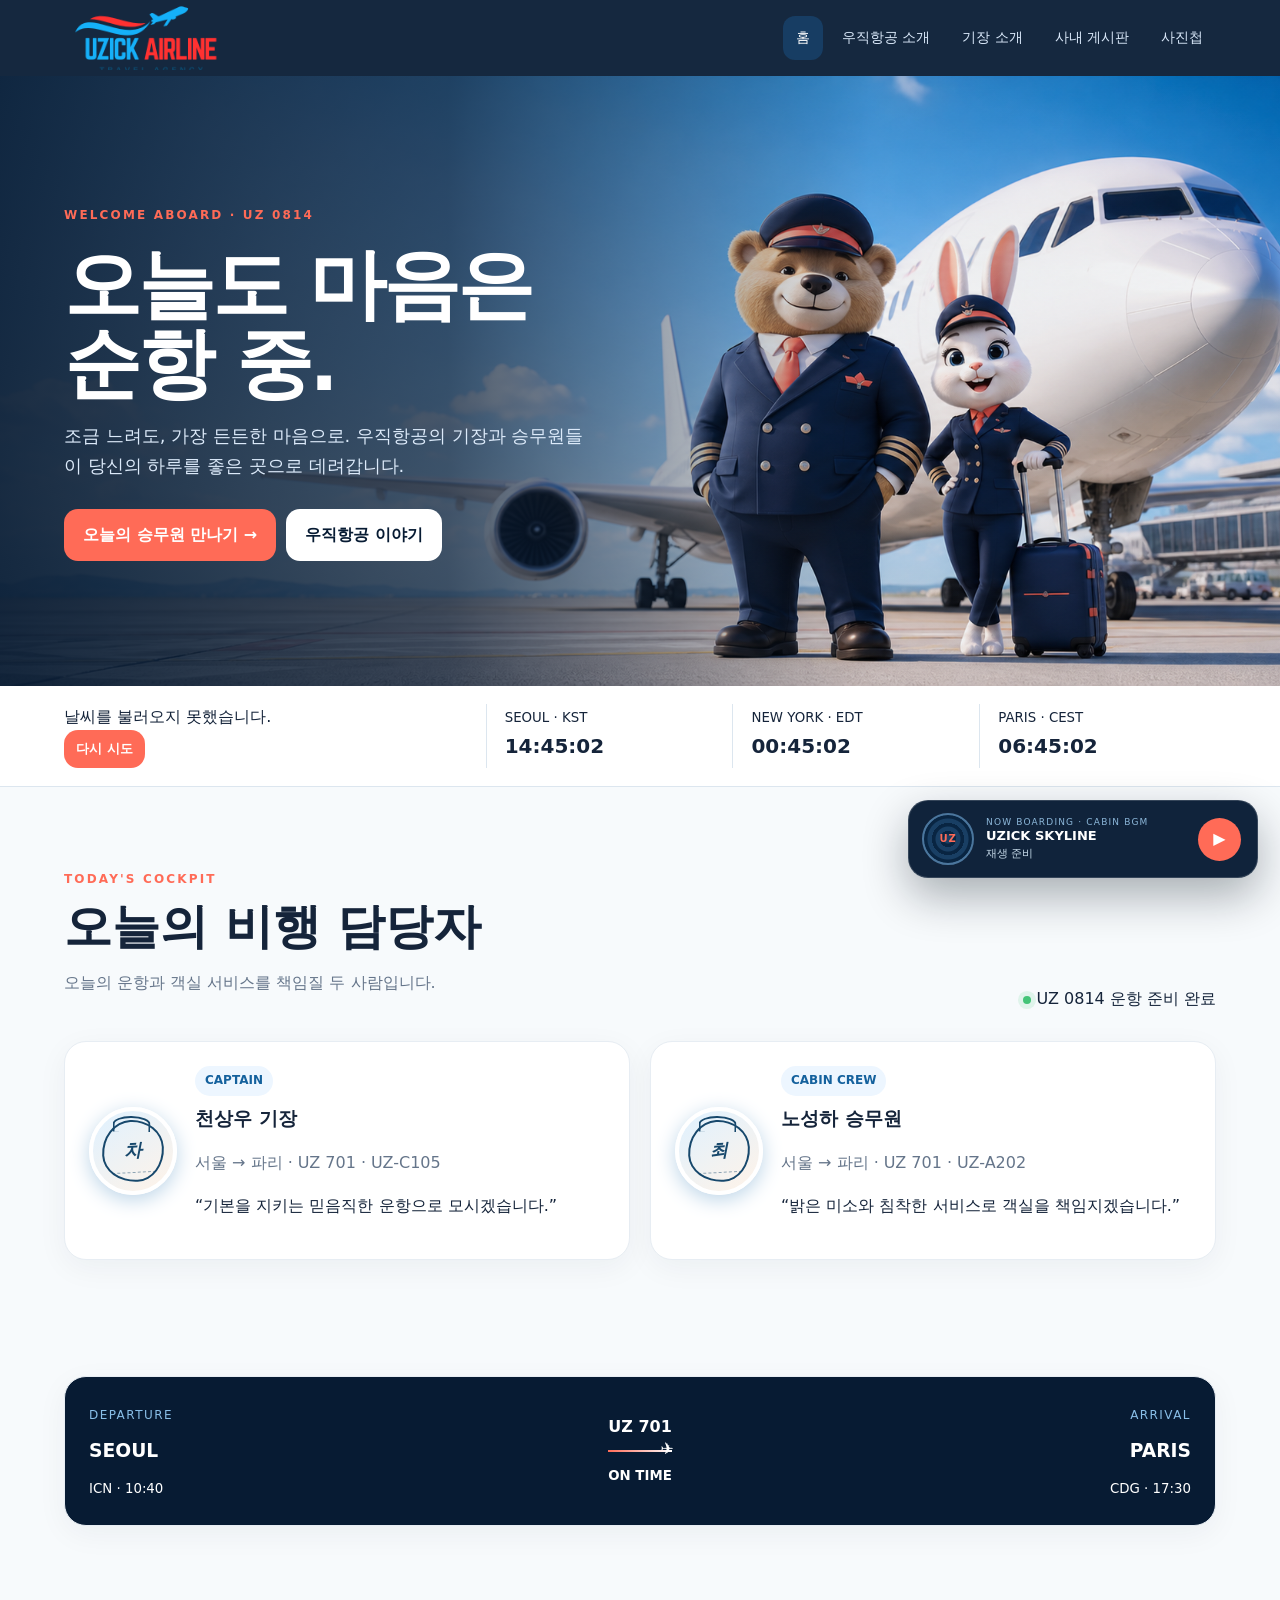
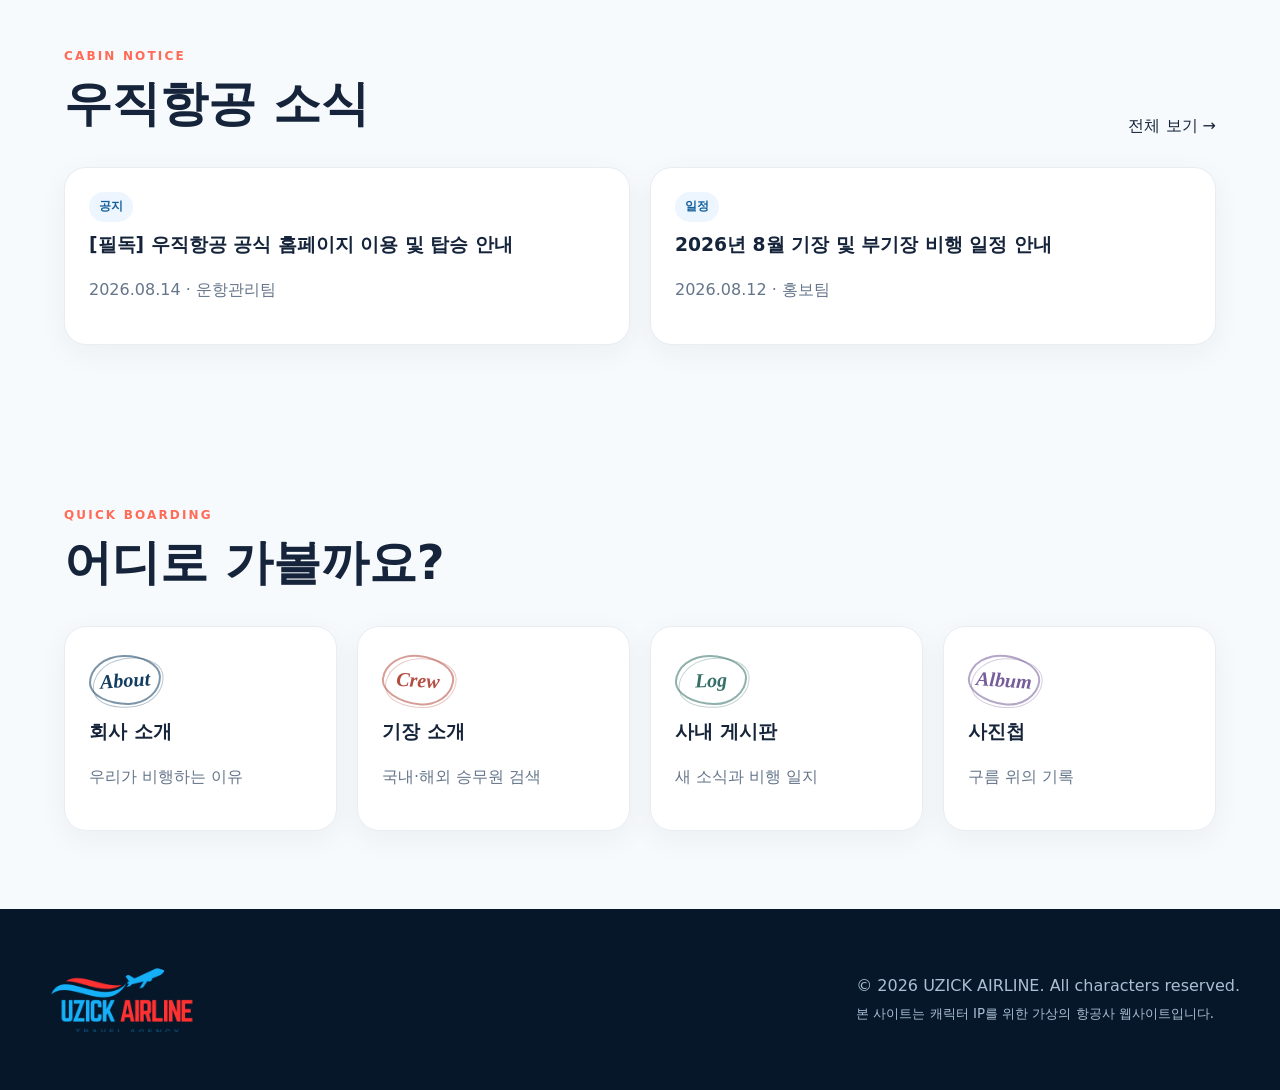
<file: index.html>
<!doctype html><html lang="ko"><head><meta charset="utf-8"><meta name="viewport" content="width=device-width,initial-scale=1"><meta name="robots" content="noindex,nofollow,noarchive,nosnippet"><meta name="description" content="오늘도 마음은 순항 중. 우직항공 캐릭터 IP 공식 홈페이지"><title>UZICK AIRLINE · 우직항공</title><link rel="stylesheet" href="assets/css/style.css"><link rel="stylesheet" href="assets/css/brand.css"><link rel="stylesheet" href="assets/css/doodle.css"></head><body><a class="skip" href="#main">본문 바로가기</a><header class="site-header"><div class="nav-wrap"><a class="brand" href="index.html" aria-label="우직항공 홈"><span class="brand-logo-frame"><img src="assets/images/uzick-airline-logo.png" alt="UZICK AIRLINE TRAVEL AGENCY"></span></a><button class="menu-btn" aria-expanded="false" aria-label="메뉴 열기">메뉴</button><nav class="nav" aria-label="주요 메뉴"><a href="index.html">홈</a><a href="about.html">우직항공 소개</a><a href="captains.html">기장 소개</a><a href="board.html">사내 게시판</a><a href="gallery.html">사진첩</a></nav></div></header><main id="main"><section class="hero"><div class="hero-inner"><span class="eyebrow">Welcome aboard · UZ 0814</span><h1>오늘도 마음은<br>순항 중.</h1><p>조금 느려도, 가장 든든한 마음으로. 우직항공의 기장과 승무원들이 당신의 하루를 좋은 곳으로 데려갑니다.</p><div class="hero-actions"><a class="btn" href="captains.html">오늘의 승무원 만나기 →</a><a class="btn secondary" href="about.html">우직항공 이야기</a></div></div></section><section class="ops-bar" aria-label="실시간 운항 정보"><div class="ops-grid"><div class="weather" id="weatherState" aria-live="polite"><span class="loading" aria-hidden="true"></span><span>서울 날씨 불러오는 중</span></div><div class="clocks"><div class="clock"><small>SEOUL · KST</small><br><strong id="clock-seoul">--:--:--</strong></div><div class="clock"><small>NEW YORK · EDT</small><br><strong id="clock-newyork">--:--:--</strong></div><div class="clock"><small>PARIS · CEST</small><br><strong id="clock-paris">--:--:--</strong></div></div></div></section><section class="section"><div class="section-head"><div><span class="eyebrow">Today's cockpit</span><h2>오늘의 비행 담당자</h2><p>오늘의 운항과 객실 서비스를 책임질 두 사람입니다.</p></div><span><i class="status-dot"></i> UZ 0814 운항 준비 완료</span></div><div class="grid two"><article class="card crew-card"><div class="avatar" aria-hidden="true"><span id="todayCaptainMark" class="doodle-person">차</span></div><div><span class="badge">CAPTAIN</span><h3 id="todayCaptainName">차선우 기장</h3><p id="todayCaptainMeta" class="muted">서울 → 파리 · UZ 701 · UZ-C108</p><p id="todayCaptainLine">“안전하고 편안한 운항으로 목적지까지 함께하겠습니다.”</p></div></article><article class="card crew-card"><div class="avatar" aria-hidden="true"><span id="todayCabinMark" class="doodle-person">최</span></div><div><span class="badge">CABIN CREW</span><h3 id="todayCabinName">최은솔 승무원</h3><p id="todayCabinMeta" class="muted">서울 → 파리 · UZ 701 · UZ-A201</p><p id="todayCabinLine">“세심한 객실 서비스로 편안한 비행을 준비하겠습니다.”</p></div></article></div></section><section class="section tight"><article class="card flight-board"><div class="flight-row"><div><small class="flight-code">DEPARTURE</small><h3>SEOUL</h3><small>ICN · 10:40</small></div><div class="route">UZ 701<div class="route-line"></div><small>ON TIME</small></div><div style="text-align:right"><small class="flight-code">ARRIVAL</small><h3>PARIS</h3><small>CDG · 17:30</small></div></div></article></section><section class="section"><div class="section-head"><div><span class="eyebrow">Cabin notice</span><h2>우직항공 소식</h2></div><a href="board.html">전체 보기 →</a></div><div class="grid two"><article class="card"><span class="badge">공지</span><h3>[필독] 우직항공 공식 홈페이지 이용 및 탑승 안내</h3><p class="muted">2026.08.14 · 운항관리팀</p></article><article class="card"><span class="badge">일정</span><h3>2026년 8월 기장 및 부기장 비행 일정 안내</h3><p class="muted">2026.08.12 · 홍보팀</p></article></div></section><section class="section"><div class="section-head"><div><span class="eyebrow">Quick boarding</span><h2>어디로 가볼까요?</h2></div></div><div class="grid four"><a class="card quick-card" href="about.html"><span class="doodle-icon" aria-hidden="true">About</span><div><h3>회사 소개</h3><p class="muted">우리가 비행하는 이유</p></div></a><a class="card quick-card" href="captains.html"><span class="doodle-icon" aria-hidden="true">Crew</span><div><h3>기장 소개</h3><p class="muted">국내·해외 승무원 검색</p></div></a><a class="card quick-card" href="board.html"><span class="doodle-icon" aria-hidden="true">Log</span><div><h3>사내 게시판</h3><p class="muted">새 소식과 비행 일지</p></div></a><a class="card quick-card" href="gallery.html"><span class="doodle-icon" aria-hidden="true">Album</span><div><h3>사진첩</h3><p class="muted">구름 위의 기록</p></div></a></div></section></main><footer><div><a class="brand" href="index.html" aria-label="우직항공 홈"><span class="brand-logo-frame"><img src="assets/images/uzick-airline-logo.png" alt="UZICK AIRLINE TRAVEL AGENCY"></span></a><p>© 2026 UZICK AIRLINE. All characters reserved.<br><small>본 사이트는 캐릭터 IP를 위한 가상의 항공사 웹사이트입니다.</small></p></div></footer><div id="modal" class="modal" aria-hidden="true" role="dialog" aria-modal="true"><div class="modal-panel"><button class="modal-close" aria-label="닫기">×</button><div id="modalContent"></div></div></div><div class="toast" role="status"></div><script src="assets/js/common.js?v=20260818-2"></script><script src="assets/js/home.js"></script></body></html>
</file>
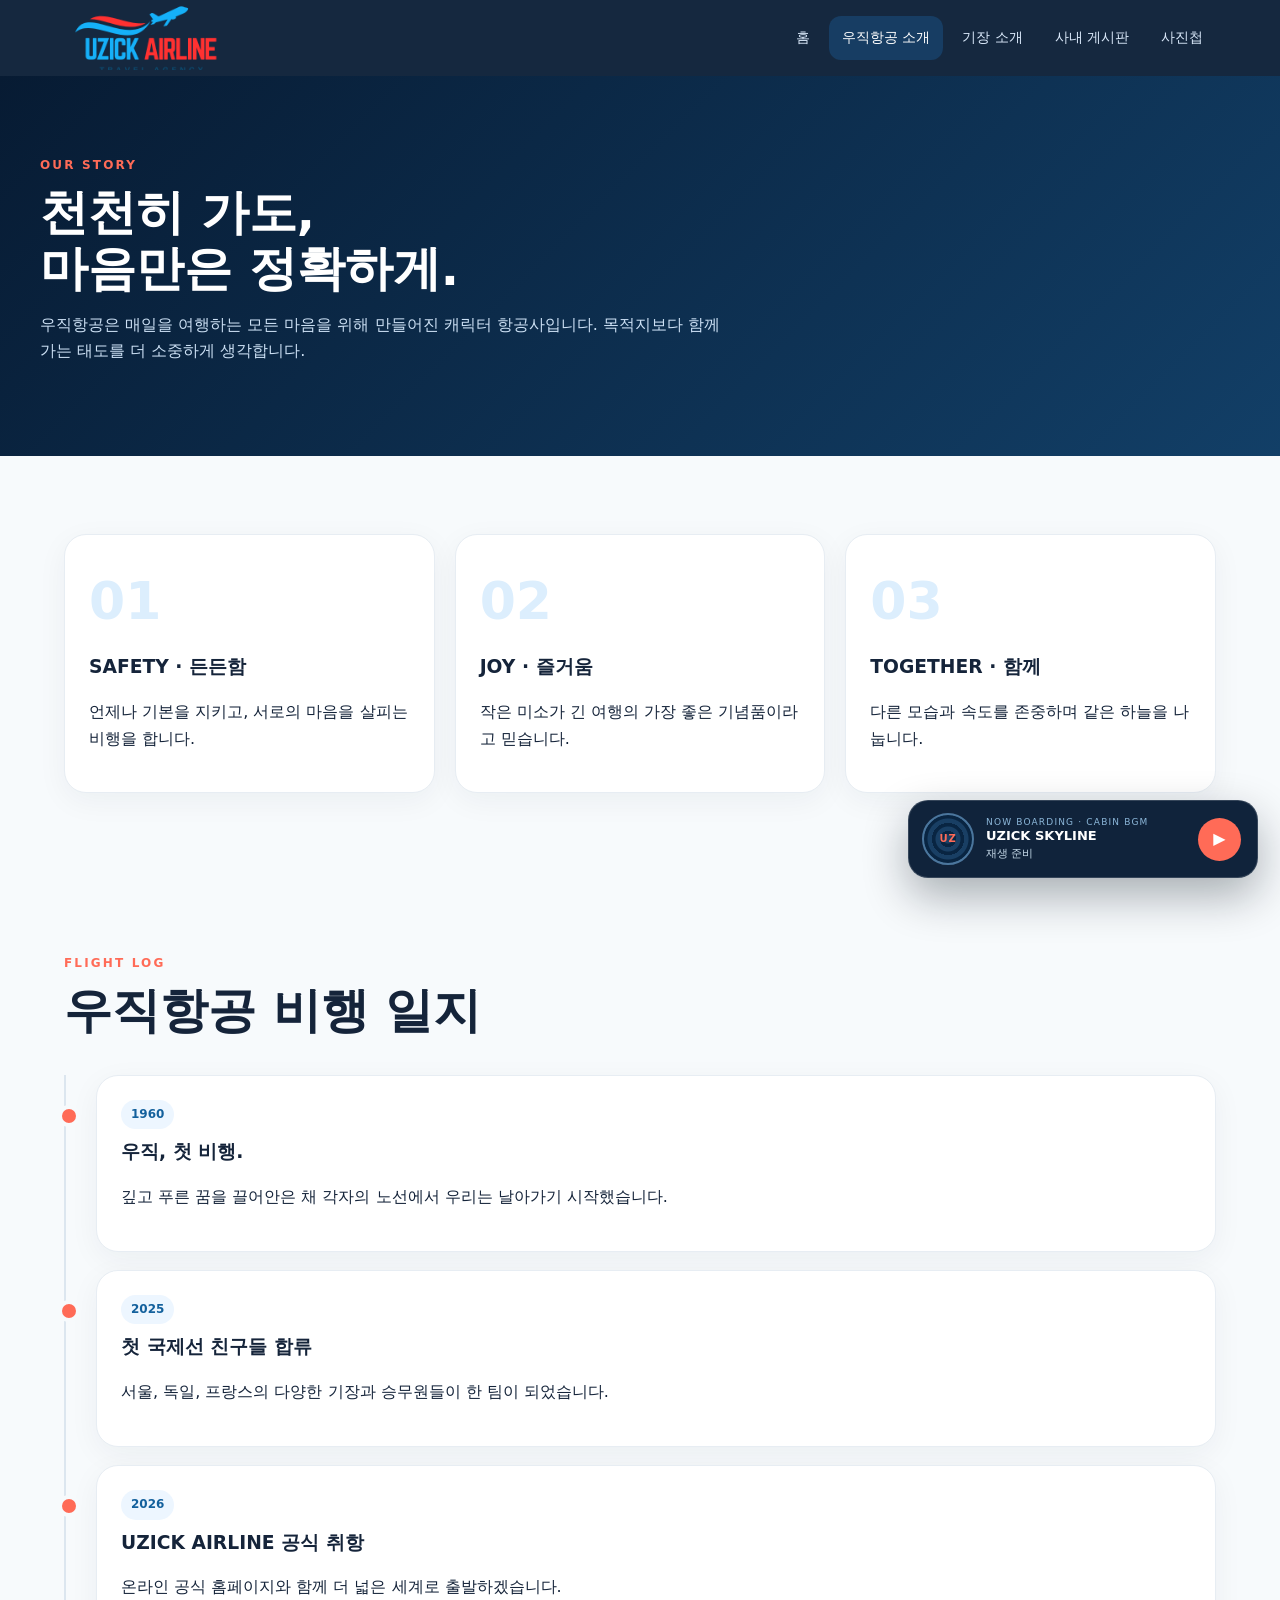
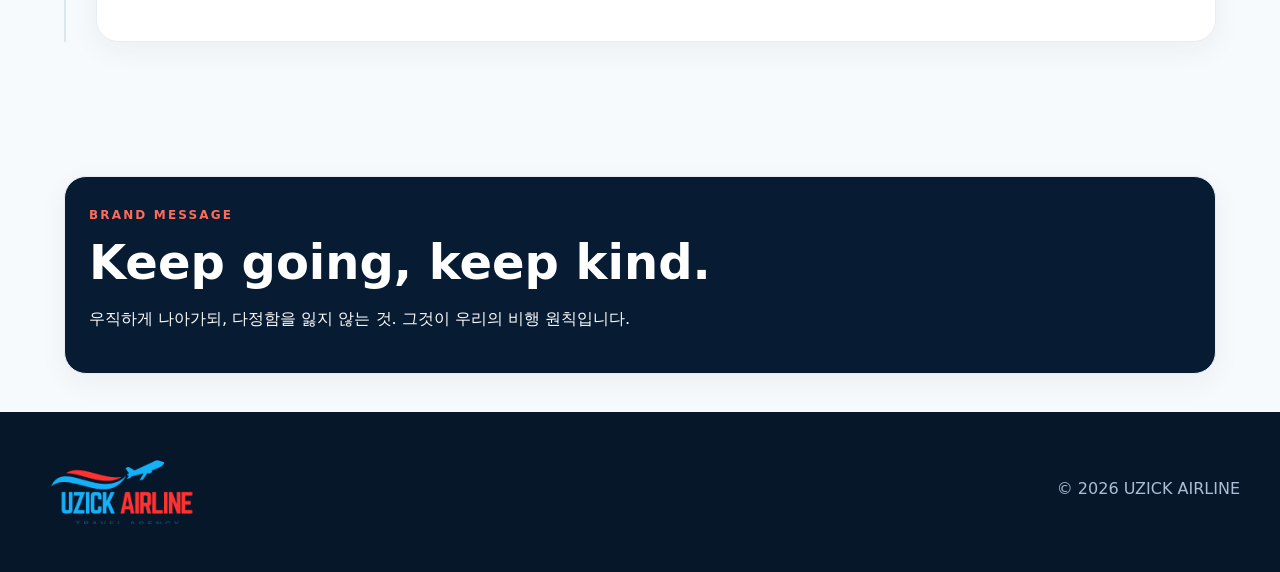
<file: about.html>
<!doctype html><html lang="ko"><head><meta charset="utf-8"><meta name="viewport" content="width=device-width,initial-scale=1"><meta name="robots" content="noindex,nofollow,noarchive,nosnippet"><title>우직항공 소개 · UZICK AIRLINE</title><link rel="stylesheet" href="assets/css/style.css"><link rel="stylesheet" href="assets/css/brand.css"></head><body><a class="skip" href="#main">본문 바로가기</a><header class="site-header"><div class="nav-wrap"><a class="brand" href="index.html" aria-label="우직항공 홈"><span class="brand-logo-frame"><img src="assets/images/uzick-airline-logo.png" alt="UZICK AIRLINE TRAVEL AGENCY"></span></a><button class="menu-btn" aria-expanded="false">메뉴</button><nav class="nav"><a href="index.html">홈</a><a href="about.html">우직항공 소개</a><a href="captains.html">기장 소개</a><a href="board.html">사내 게시판</a><a href="gallery.html">사진첩</a></nav></div></header><main id="main"><section class="page-hero"><div><span class="eyebrow">Our story</span><h1>천천히 가도,<br>마음만은 정확하게.</h1><p>우직항공은 매일을 여행하는 모든 마음을 위해 만들어진 캐릭터 항공사입니다. 목적지보다 함께 가는 태도를 더 소중하게 생각합니다.</p></div></section><section class="section"><div class="grid three"><article class="card"><span class="feature-number">01</span><h3>SAFETY · 든든함</h3><p>언제나 기본을 지키고, 서로의 마음을 살피는 비행을 합니다.</p></article><article class="card"><span class="feature-number">02</span><h3>JOY · 즐거움</h3><p>작은 미소가 긴 여행의 가장 좋은 기념품이라고 믿습니다.</p></article><article class="card"><span class="feature-number">03</span><h3>TOGETHER · 함께</h3><p>다른 모습과 속도를 존중하며 같은 하늘을 나눕니다.</p></article></div></section><section class="section"><div class="section-head"><div><span class="eyebrow">Flight log</span><h2>우직항공 비행 일지</h2></div></div><div class="timeline"><article class="card"><span class="badge">1960</span><h3>우직, 첫 비행.</h3><p>깊고 푸른 꿈을 끌어안은 채 각자의 노선에서 우리는 날아가기 시작했습니다.</p></article><article class="card"><span class="badge">2025</span><h3>첫 국제선 친구들 합류</h3><p>서울, 독일, 프랑스의 다양한 기장과 승무원들이 한 팀이 되었습니다.</p></article><article class="card"><span class="badge">2026</span><h3>UZICK AIRLINE 공식 취항</h3><p>온라인 공식 홈페이지와 함께 더 넓은 세계로 출발하겠습니다.</p></article></div></section><section class="section tight"><div class="card flight-board"><span class="eyebrow">Brand message</span><h2>Keep going, keep kind.</h2><p>우직하게 나아가되, 다정함을 잃지 않는 것. 그것이 우리의 비행 원칙입니다.</p></div></section></main><footer><div><a class="brand" href="index.html" aria-label="우직항공 홈"><span class="brand-logo-frame"><img src="assets/images/uzick-airline-logo.png" alt="UZICK AIRLINE TRAVEL AGENCY"></span></a><p>© 2026 UZICK AIRLINE</p></div></footer><script src="assets/js/common.js?v=20260818-2"></script></body></html>
</file>
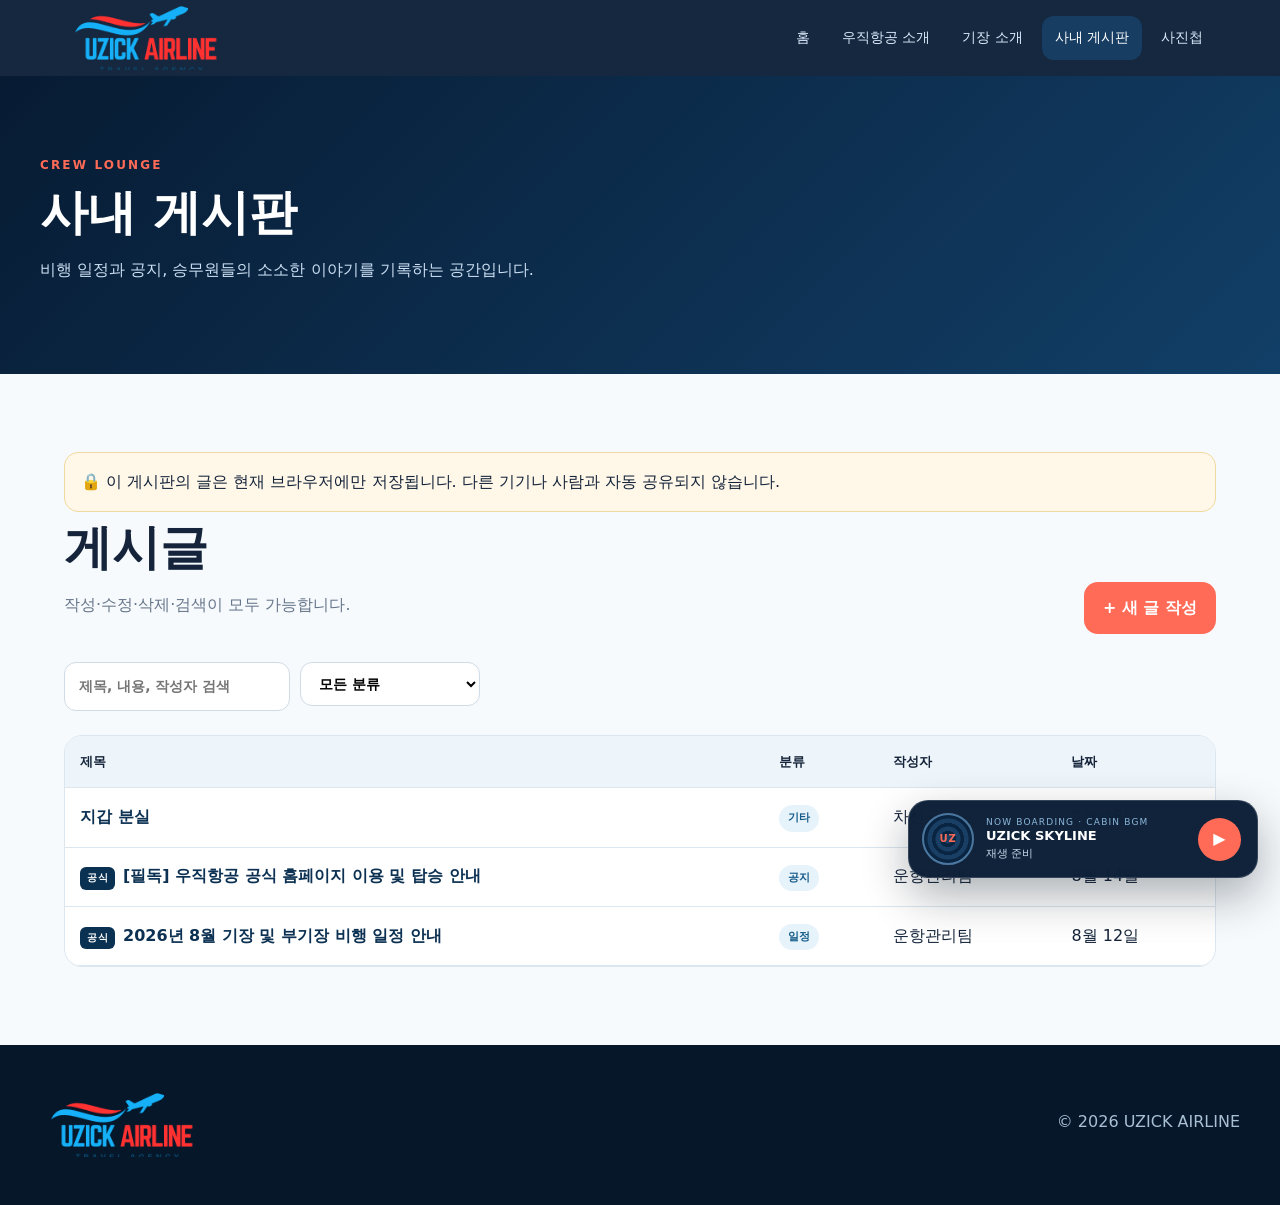
<file: board.html>
<!doctype html><html lang="ko"><head><meta charset="utf-8"><meta name="viewport" content="width=device-width,initial-scale=1"><meta name="robots" content="noindex,nofollow,noarchive,nosnippet"><title>사내 게시판 · UZICK AIRLINE</title><link rel="stylesheet" href="assets/css/style.css"><link rel="stylesheet" href="assets/css/brand.css"><link rel="stylesheet" href="assets/css/board.css"></head><body><a class="skip" href="#main">본문 바로가기</a><header class="site-header"><div class="nav-wrap"><a class="brand" href="index.html" aria-label="우직항공 홈"><span class="brand-logo-frame"><img src="assets/images/uzick-airline-logo.png" alt="UZICK AIRLINE TRAVEL AGENCY"></span></a><button class="menu-btn" aria-expanded="false">메뉴</button><nav class="nav"><a href="index.html">홈</a><a href="about.html">우직항공 소개</a><a href="captains.html">기장 소개</a><a href="board.html">사내 게시판</a><a href="gallery.html">사진첩</a></nav></div></header><main id="main"><section class="page-hero"><div><span class="eyebrow">Crew lounge</span><h1>사내 게시판</h1><p>비행 일정과 공지, 승무원들의 소소한 이야기를 기록하는 공간입니다.</p></div></section><section class="section"><div class="notice">🔒 이 게시판의 글은 현재 브라우저에만 저장됩니다. 다른 기기나 사람과 자동 공유되지 않습니다.</div><div class="section-head"><div><h2>게시글</h2><p>작성·수정·삭제·검색이 모두 가능합니다.</p></div><button id="newPost" class="btn">+ 새 글 작성</button></div><div class="toolbar"><label><span class="skip">검색</span><input id="boardSearch" class="field" type="search" placeholder="제목, 내용, 작성자 검색"></label><label><span class="skip">분류</span><select id="boardCategory" class="field"><option value="all">모든 분류</option><option>공지</option><option>일정</option><option>자유</option><option>기타</option></select></label></div><div class="table-wrap"><table><thead><tr><th>제목</th><th>분류</th><th>작성자</th><th>날짜</th></tr></thead><tbody id="boardBody"></tbody></table></div></section></main><footer><div><a class="brand" href="index.html" aria-label="우직항공 홈"><span class="brand-logo-frame"><img src="assets/images/uzick-airline-logo.png" alt="UZICK AIRLINE TRAVEL AGENCY"></span></a><p>© 2026 UZICK AIRLINE</p></div></footer><div id="modal" class="modal" aria-hidden="true" role="dialog" aria-modal="true"><div class="modal-panel"><button class="modal-close" aria-label="닫기">×</button><div id="modalContent"></div></div></div><div class="toast" role="status"></div><script src="assets/js/common.js?v=20260818-2"></script><script src="assets/js/board.js"></script></body></html>
</file>
<file: assets/css/style.css>
:root{--navy:#071b33;--navy2:#0c2b4e;--blue:#1674c7;--sky:#eaf6ff;--coral:#ff6b57;--gold:#e9be70;--ink:#15243a;--muted:#65758a;--line:#dce6ef;--white:#fff;--shadow:0 18px 55px rgba(9,35,64,.12);--radius:22px}*{box-sizing:border-box}html{scroll-behavior:smooth}body{margin:0;font-family:Pretendard,"Noto Sans KR",system-ui,-apple-system,sans-serif;color:var(--ink);background:#f7fafc;line-height:1.65}a{color:inherit;text-decoration:none}button,input,select,textarea{font:inherit}button{cursor:pointer}.skip{position:fixed;left:12px;top:-60px;background:#fff;padding:10px 16px;z-index:1000;border-radius:9px}.skip:focus{top:12px}.site-header{position:sticky;top:0;z-index:50;background:rgba(7,27,51,.94);backdrop-filter:blur(12px);color:#fff}.nav-wrap{max-width:1200px;margin:auto;min-height:76px;padding:0 24px;display:flex;align-items:center;gap:28px}.brand{display:flex;align-items:center;gap:10px;font-weight:900;letter-spacing:.06em;white-space:nowrap}.brand-mark{width:42px;height:42px;display:grid;place-items:center;border-radius:50% 50% 50% 12%;background:var(--coral);font-size:22px;transform:rotate(-8deg)}.brand small{display:block;font-size:9px;color:#9fc9e9;letter-spacing:.22em}.nav{display:flex;gap:6px;margin-left:auto}.nav a{padding:10px 13px;border-radius:12px;color:#dbeafb;font-size:14px}.nav a:hover,.nav a:focus-visible,.nav a[aria-current=page]{background:#173d63;color:#fff}.menu-btn{display:none;margin-left:auto;border:1px solid #56718e;background:transparent;color:#fff;border-radius:10px;padding:8px 12px}.hero{min-height:610px;background:linear-gradient(90deg,rgba(7,27,51,.92) 0%,rgba(7,27,51,.72) 35%,rgba(7,27,51,.06) 68%),url('../images/brand-hero.png') center/cover;display:flex;align-items:center;color:#fff}.hero-inner{max-width:1200px;width:100%;margin:auto;padding:80px 24px}.eyebrow{display:inline-flex;gap:8px;align-items:center;text-transform:uppercase;letter-spacing:.18em;font-size:12px;font-weight:800;color:var(--coral)}.hero h1{font-size:clamp(43px,6vw,78px);line-height:1.03;margin:18px 0 18px;max-width:640px;letter-spacing:-.04em}.hero p{max-width:520px;color:#dceafa;font-size:18px}.hero-actions,.actions{display:flex;flex-wrap:wrap;gap:10px;margin-top:28px}.btn{display:inline-flex;align-items:center;justify-content:center;gap:8px;border:0;border-radius:14px;padding:13px 19px;background:var(--coral);color:#fff;font-weight:800}.btn.secondary{background:#fff;color:var(--navy)}.btn.ghost{background:transparent;color:var(--navy);border:1px solid var(--line)}.btn.danger{background:#b53232}.btn.small{padding:8px 12px;font-size:13px}.section{max-width:1200px;margin:auto;padding:78px 24px}.section.tight{padding-top:38px;padding-bottom:38px}.section-head{display:flex;align-items:end;justify-content:space-between;gap:20px;margin-bottom:28px}.section h2,.page-hero h1{font-size:clamp(30px,4vw,48px);line-height:1.15;margin:8px 0}.section-head p,.muted{color:var(--muted)}.grid{display:grid;gap:20px}.grid.two{grid-template-columns:repeat(2,1fr)}.grid.three{grid-template-columns:repeat(3,1fr)}.grid.four{grid-template-columns:repeat(4,1fr)}.card{background:#fff;border:1px solid #e7edf3;border-radius:var(--radius);padding:24px;box-shadow:0 8px 30px rgba(9,35,64,.05)}.card h3{margin:8px 0}.card:hover{box-shadow:var(--shadow)}.quick-card{min-height:180px;display:flex;flex-direction:column;justify-content:space-between}.icon{width:44px;height:44px;border-radius:14px;background:var(--sky);display:grid;place-items:center;font-size:22px}.status-dot{width:8px;height:8px;background:#43c477;border-radius:50%;display:inline-block;box-shadow:0 0 0 5px rgba(67,196,119,.13)}.ops-bar{background:#fff;border-bottom:1px solid var(--line)}.ops-grid{max-width:1200px;margin:auto;padding:18px 24px;display:grid;grid-template-columns:1.1fr 2fr;gap:20px}.weather{display:flex;align-items:center;gap:14px}.weather-temp{font-size:34px;font-weight:900}.clocks{display:grid;grid-template-columns:repeat(3,1fr);gap:10px}.clock{border-left:1px solid var(--line);padding-left:18px}.clock strong{font-variant-numeric:tabular-nums;font-size:20px}.crew-card{display:grid;grid-template-columns:88px 1fr;gap:18px;align-items:center}.avatar{width:88px;height:88px;border-radius:50%;display:grid;place-items:center;font-size:45px;background:linear-gradient(145deg,#dff1ff,#fff3e8);border:4px solid #fff;box-shadow:0 5px 20px #bdd5e8}.badge{display:inline-block;padding:5px 10px;border-radius:20px;background:#edf6ff;color:#14619d;font-size:12px;font-weight:800}.flight-board{background:var(--navy);color:#fff}.flight-row{display:grid;grid-template-columns:1fr auto 1fr;gap:16px;align-items:center}.flight-code{color:#89bfe8;font-size:12px;letter-spacing:.12em}.route{text-align:center;font-weight:800}.route-line{height:2px;background:linear-gradient(90deg,var(--coral),#fff);position:relative;margin:10px 0}.route-line:after{content:'✈';position:absolute;right:-2px;top:-14px;color:#fff}.page-hero{background:linear-gradient(135deg,var(--navy),#123f67);color:#fff;padding:75px 24px}.page-hero>div{max-width:1200px;margin:auto}.page-hero p{max-width:680px;color:#cce0f4}.feature-number{font-size:52px;font-weight:900;color:#dceefd}.timeline{border-left:2px solid var(--line);padding-left:30px}.timeline .card{position:relative;margin-bottom:18px}.timeline .card:before{content:'';position:absolute;left:-39px;top:29px;width:14px;height:14px;border-radius:50%;background:var(--coral);border:4px solid #f7fafc}.toolbar{display:flex;flex-wrap:wrap;gap:10px;margin-bottom:24px}.field{width:100%;border:1px solid #cfdbe6;background:#fff;border-radius:12px;padding:12px 14px}.toolbar .field{width:auto;flex:1;min-width:180px}.tabs{display:flex;gap:8px}.tab{border:1px solid var(--line);background:#fff;padding:10px 16px;border-radius:999px}.tab.active{background:var(--navy);color:#fff}.captain-card{padding:0;overflow:hidden}.portrait{height:200px;background:linear-gradient(145deg,#dcefff,#fff1e4);display:grid;place-items:center;font-size:95px}.captain-info{padding:20px}.captain-meta{display:flex;justify-content:space-between;gap:10px}.table-wrap{overflow-x:auto;background:#fff;border-radius:18px;border:1px solid var(--line)}table{width:100%;border-collapse:collapse;min-width:670px}th,td{text-align:left;padding:15px;border-bottom:1px solid var(--line)}th{background:#eef5fa;font-size:13px}tbody tr:hover{background:#fafcfe}.notice{background:#fff7e8;border:1px solid #f1d89e;padding:16px;border-radius:14px}.empty{text-align:center;padding:55px 20px;color:var(--muted)}.gallery{columns:3 280px;column-gap:18px}.gallery-item{break-inside:avoid;margin-bottom:18px;border:0;padding:0;background:#fff;border-radius:18px;overflow:hidden;width:100%;text-align:left;box-shadow:0 8px 25px rgba(9,35,64,.08)}.gallery-visual{height:240px;background-image:var(--img);background-size:cover;background-position:center}.gallery-item:nth-child(2n) .gallery-visual{height:330px}.gallery-caption{padding:16px}.modal{position:fixed;inset:0;z-index:100;display:none;place-items:center;padding:20px;background:rgba(3,15,29,.76)}.modal.open{display:grid}.modal-panel{position:relative;background:#fff;border-radius:22px;max-width:720px;width:100%;max-height:90vh;overflow:auto;padding:28px}.modal-close{position:absolute;right:14px;top:14px;width:40px;height:40px;border:0;border-radius:50%;background:#edf2f6;font-size:20px}.modal-image{width:100%;border-radius:15px}.form-grid{display:grid;grid-template-columns:1fr 1fr;gap:15px}.form-grid .full{grid-column:1/-1}label{font-weight:700;font-size:14px}textarea.field{min-height:160px;resize:vertical}.toast{position:fixed;right:20px;bottom:20px;z-index:200;background:var(--navy);color:#fff;padding:13px 18px;border-radius:12px;transform:translateY(100px);opacity:0;transition:.25s}.toast.show{transform:none;opacity:1}.loading{display:inline-block;width:18px;height:18px;border:2px solid #acd2ef;border-top-color:var(--blue);border-radius:50%;animation:spin .7s linear infinite}@keyframes spin{to{transform:rotate(360deg)}}footer{background:#06172a;color:#a9bfd3;padding:48px 24px}footer>div{max-width:1200px;margin:auto;display:flex;justify-content:space-between;gap:30px}footer .brand{color:#fff}:focus-visible{outline:3px solid #ffb159;outline-offset:3px}@media(max-width:800px){.menu-btn{display:block}.nav{position:absolute;left:0;right:0;top:76px;display:none;flex-direction:column;background:var(--navy);padding:12px 20px 24px}.nav.open{display:flex}.hero{min-height:660px;background-position:63% center}.hero-inner{padding-top:240px;background:linear-gradient(0deg,rgba(7,27,51,.95),transparent)}.ops-grid{grid-template-columns:1fr}.clocks{grid-template-columns:1fr 1fr 1fr}.grid.four,.grid.three{grid-template-columns:1fr 1fr}.grid.two{grid-template-columns:1fr}.section{padding:55px 20px}.section-head{align-items:start;flex-direction:column}.form-grid{grid-template-columns:1fr}footer>div{flex-direction:column}}@media(max-width:520px){.grid.four,.grid.three{grid-template-columns:1fr}.clocks{grid-template-columns:1fr}.clock{border-left:0;border-top:1px solid var(--line);padding:8px 0}.hero{min-height:620px}.hero h1{font-size:44px}.flight-row{grid-template-columns:1fr}.route{text-align:left}.route-line{max-width:180px}.nav-wrap{padding:0 18px}.brand-text{font-size:14px}}
</file>
<file: assets/css/brand.css>
.brand-logo-frame{position:relative;display:block;width:174px;height:64px;overflow:hidden;background:transparent}.brand-logo-frame img{position:absolute;width:210px;height:210px;max-width:none;left:-18px;top:-72px;object-fit:contain}.site-header .brand{padding:0}footer .brand-logo-frame{width:174px;height:64px}footer .brand-logo-frame img{left:-18px;top:-72px}@media(max-width:520px){.brand-logo-frame{width:148px;height:56px}.brand-logo-frame img{width:184px;height:184px;left:-18px;top:-63px}}
.photo-slot{position:relative;width:112px;height:112px;display:grid;place-items:center;border:2px dashed #5b8aa5;border-radius:18px;color:#426d85;font:italic 700 14px "Segoe Print","Bradley Hand",cursive;background:rgba(255,255,255,.45)}.photo-slot:before,.photo-slot:after{content:'';position:absolute;background:#7ca4b8;opacity:.5}.photo-slot:before{width:34px;height:34px;border-radius:50%;top:19px}.photo-slot:after{width:58px;height:30px;border-radius:50% 50% 15px 15px;bottom:17px}.portrait-sketch .photo-slot+small{color:#658294}.passport-photo .photo-slot{z-index:2;width:140px;height:140px}.crew-photo{width:100%;height:100%;object-fit:cover;object-position:center}.portrait-sketch .crew-photo{height:200px}.passport-photo .crew-photo{position:absolute;inset:0;z-index:2}
</file>
<file: assets/css/doodle.css>
.doodle-icon{position:relative;width:72px;height:58px;display:grid;place-items:center;background:transparent;color:#123d60;font:italic 700 20px/1.1 "Segoe Print","Bradley Hand",cursive;transform:rotate(-4deg)}.doodle-icon:before,.doodle-icon:after{content:'';position:absolute;inset:4px 0;border:2px solid currentColor;border-radius:48% 52% 45% 55%/55% 44% 56% 45%;opacity:.55;transform:rotate(3deg)}.doodle-icon:after{inset:7px -3px 1px 3px;border-width:1px;transform:rotate(-6deg);opacity:.3}.quick-card:nth-child(2) .doodle-icon{color:#b54e42;transform:rotate(3deg)}.quick-card:nth-child(3) .doodle-icon{color:#356f68;transform:rotate(-2deg)}.quick-card:nth-child(4) .doodle-icon{color:#765d99;transform:rotate(4deg)}.quick-card:hover .doodle-icon{transform:rotate(0) scale(1.06)}.doodle-person{position:relative;display:grid;place-items:center;width:62px;height:62px;border:2px solid #17486c;border-radius:48% 52% 45% 55%/55% 46% 54% 45%;color:#17486c;font:italic 800 18px "Segoe Print","Bradley Hand",cursive;transform:rotate(-3deg)}.doodle-person:before{content:'';position:absolute;width:34px;height:14px;top:-6px;border:2px solid #17486c;border-bottom:0;border-radius:50% 50% 0 0;transform:rotate(4deg)}.doodle-person:after{content:'';position:absolute;left:7px;right:7px;bottom:7px;border-bottom:1px dashed currentColor;opacity:.45}.portrait-sketch{height:200px;display:flex;flex-direction:column;align-items:center;justify-content:center;gap:8px;background:linear-gradient(145deg,#edf8fc,#fff8f0);color:#153e5d}.portrait-sketch .sketch-face{position:relative;width:112px;height:112px;display:grid;place-items:center;border:3px solid currentColor;border-radius:47% 53% 49% 51%/54% 48% 52% 46%;font:italic 800 27px "Segoe Print","Bradley Hand",cursive;transform:rotate(-3deg)}.portrait-sketch .sketch-face:before{content:'';position:absolute;width:64px;height:23px;top:-12px;border:3px solid currentColor;border-bottom:0;border-radius:50% 50% 0 0;transform:rotate(5deg)}.portrait-sketch small{font:italic 13px "Segoe Print","Bradley Hand",cursive;letter-spacing:.08em}.passport-photo .passport-sketch{position:relative;z-index:2;width:140px;height:140px;display:grid;place-items:center;border:3px solid #16486c;border-radius:48% 52% 46% 54%/54% 48% 52% 46%;color:#16486c;font:italic 800 31px "Segoe Print","Bradley Hand",cursive;transform:rotate(-2deg)}.passport-photo .passport-sketch:before{content:'';position:absolute;width:82px;height:28px;top:-13px;border:3px solid currentColor;border-bottom:0;border-radius:50% 50% 0 0;transform:rotate(5deg)}
</file>
<file: assets/css/board.css>
.board-row{cursor:pointer;transition:background .18s,transform .18s}.board-row:hover,.board-row:focus-visible{background:#eef7fd;outline:2px solid #5ca7d8;outline-offset:-2px}.board-title{font-weight:750;color:#0c3152}.official-mark{display:inline-block;margin-right:8px;padding:3px 7px;border-radius:6px;background:#0b3152;color:#fff;font-size:10px;letter-spacing:.05em}.category-pill,.official-label{display:inline-block;padding:4px 9px;border-radius:999px;background:#e7f3fb;color:#155b89;font-size:11px;font-weight:800}.official-label{margin-left:7px;background:#ffeee9;color:#b74738}.board-article header{padding-bottom:21px;border-bottom:1px solid var(--line)}.board-article h2{margin:13px 0 8px;font-size:clamp(24px,4vw,36px);line-height:1.3;color:#0a2948}.article-meta{display:flex;flex-wrap:wrap;gap:10px 18px;margin:0;color:var(--muted);font-size:13px}.article-content{padding:28px 3px;min-height:210px;line-height:1.9;color:#24364b}.board-article footer{padding:13px 0;border-top:1px solid var(--line);color:#8a9bad;font-size:10px;letter-spacing:.14em}.schedule-slot{display:flex;align-items:center;gap:15px;margin:24px 0 0;padding:18px;border:1px dashed #70a9ca;border-radius:16px;background:linear-gradient(135deg,#eef9ff,#f8fcff)}.schedule-slot p{margin:2px 0 0;color:var(--muted);font-size:12px}.schedule-icon{width:43px;height:43px;display:grid;place-items:center;border-radius:12px;background:#0b3152;color:#fff;font-size:22px}.pending-label{margin-left:auto;padding:6px 10px;border-radius:999px;background:#fff3d7;color:#8a6118;font-size:10px;font-weight:800}@media(max-width:600px){.board-row td:nth-child(2){display:none}.schedule-slot{align-items:flex-start}.pending-label{display:none}.article-meta{gap:5px 12px}}
.schedule-image-wrap{margin:24px 0 0}.schedule-image-wrap button{display:block;width:100%;padding:0;border:1px solid #c7d9e7;border-radius:16px;overflow:hidden;background:#edf6fc;box-shadow:0 10px 30px rgba(8,43,75,.1)}.schedule-image-wrap button:hover{box-shadow:0 14px 38px rgba(8,43,75,.18)}.schedule-image-wrap img{display:block;width:100%;height:auto}.schedule-image-wrap figcaption{padding:9px 3px;color:var(--muted);font-size:12px}.schedule-full-image{display:block;width:100%;height:auto;border-radius:14px}
</file>
